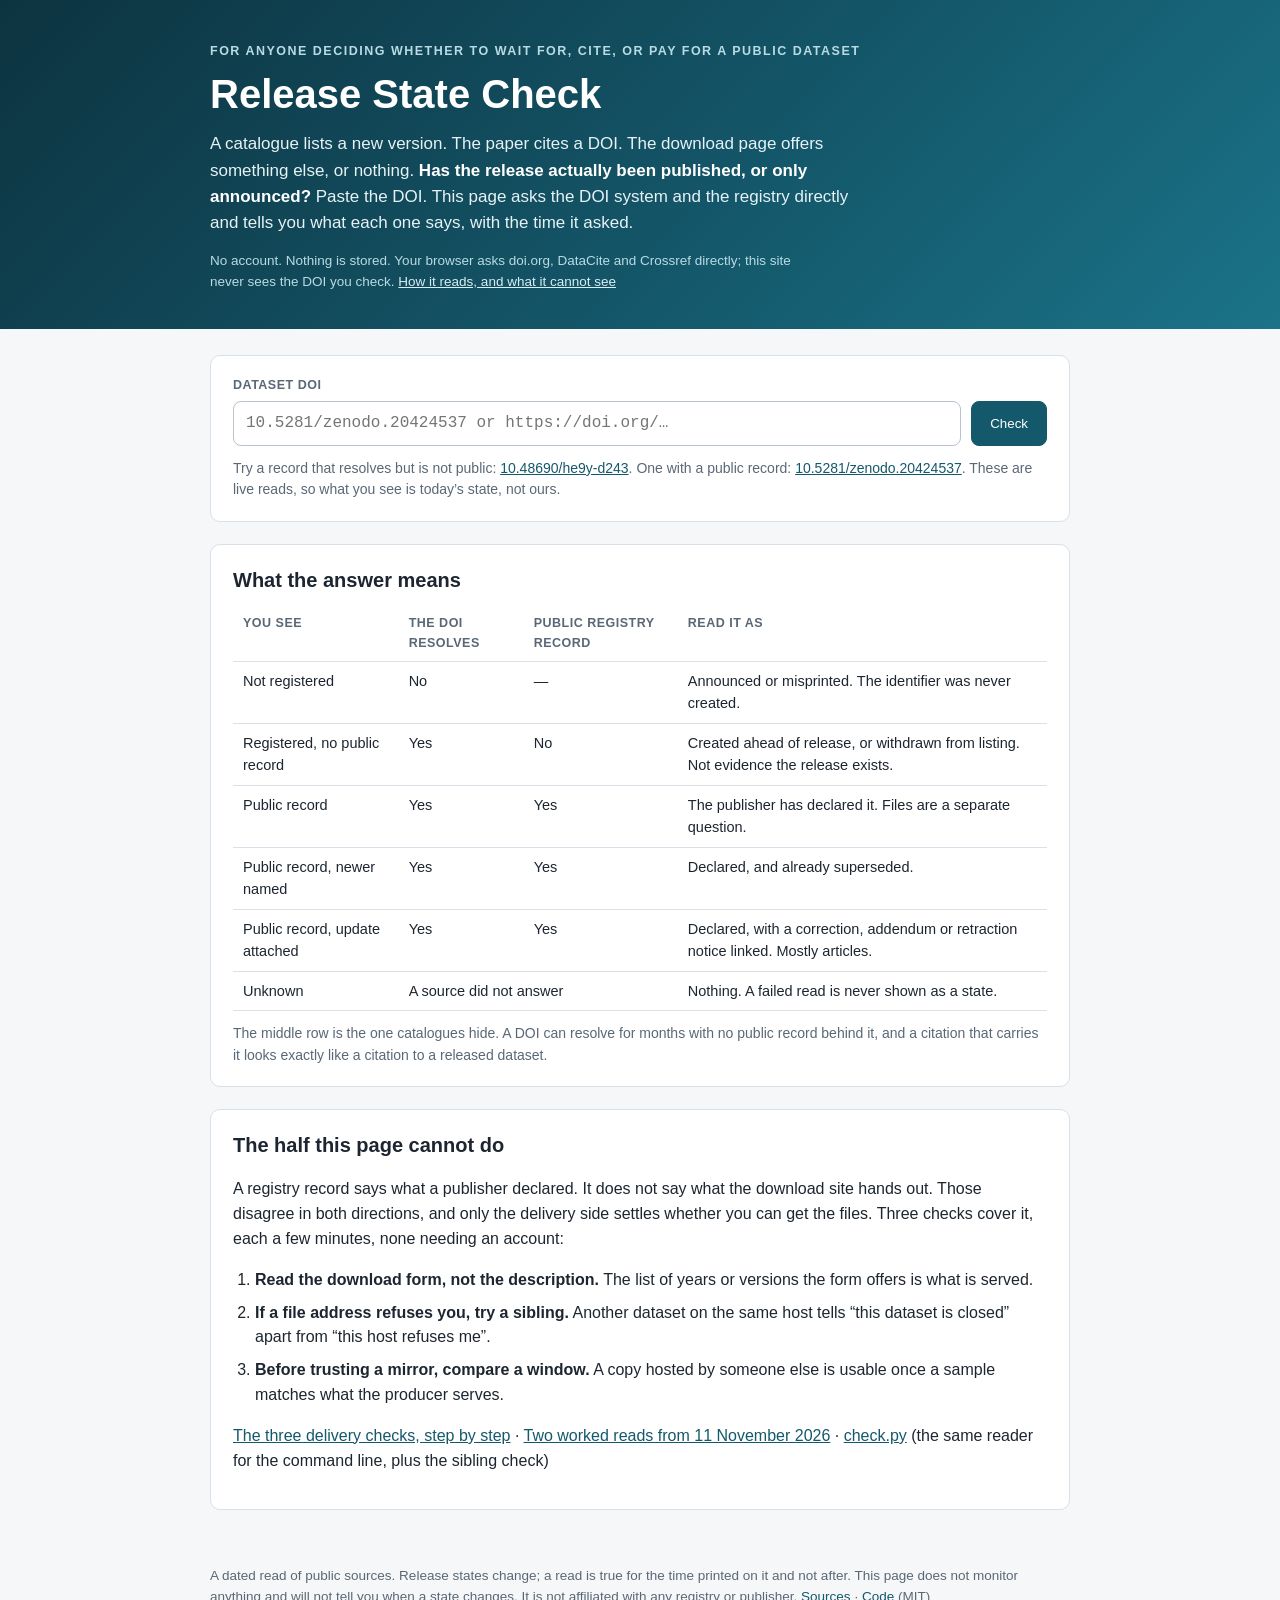
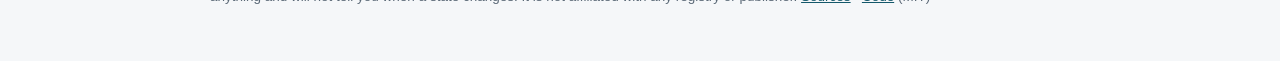
<file: index.html>
<!DOCTYPE html>
<html lang="en">
<head>
<meta charset="utf-8">
<meta name="viewport" content="width=device-width, initial-scale=1">
<title>Release State Check — Does the Dataset Behind This DOI Have a Public Record?</title>
<meta name="description" content="Paste a dataset DOI. See whether it resolves, whether its registry has a public record for it, which version the record names, and whether a newer record exists — read live from doi.org, DataCite and Crossref, with the time of the read.">
<link rel="stylesheet" href="style.css">
</head>
<body>
<a class="skip" href="#result">Skip to result</a>
<header class="masthead">
  <div class="wrap">
    <p class="eyebrow">For anyone deciding whether to wait for, cite, or pay for a public dataset</p>
    <h1>Release State Check</h1>
    <p class="lede">A catalogue lists a new version. The paper cites a DOI. The download page offers something else, or nothing. <strong>Has the release actually been published, or only announced?</strong> Paste the DOI. This page asks the DOI system and the registry directly and tells you what each one says, with the time it asked.</p>
    <p class="privacy">No account. Nothing is stored. Your browser asks doi.org, DataCite and Crossref directly; this site never sees the DOI you check. <a href="method.html">How it reads, and what it cannot see</a></p>
  </div>
</header>

<main class="wrap">
  <form id="form" class="card ask" autocomplete="off">
    <label class="label-text" for="doi">Dataset DOI</label>
    <div class="ask-row">
      <input id="doi" name="doi" type="text" inputmode="url" spellcheck="false" placeholder="10.5281/zenodo.20424537 or https://doi.org/…" required>
      <button type="submit" class="btn primary" id="btnCheck">Check</button>
    </div>
    <p class="hint">Try a record that resolves but is not public:
      <a href="?doi=10.48690%2Fhe9y-d243">10.48690/he9y-d243</a>.
      One with a public record: <a href="?doi=10.5281%2Fzenodo.20424537">10.5281/zenodo.20424537</a>.
      These are live reads, so what you see is today’s state, not ours.</p>
  </form>

  <section id="result" class="result" aria-live="polite" hidden></section>

  <section class="card">
    <h2>What the answer means</h2>
    <table class="states">
      <thead><tr><th>You see</th><th>The DOI resolves</th><th>Public registry record</th><th>Read it as</th></tr></thead>
      <tbody>
        <tr><td>Not registered</td><td data-label="Resolves">No</td><td data-label="Public record">—</td><td data-label="Read it as">Announced or misprinted. The identifier was never created.</td></tr>
        <tr><td>Registered, no public record</td><td data-label="Resolves">Yes</td><td data-label="Public record">No</td><td data-label="Read it as">Created ahead of release, or withdrawn from listing. Not evidence the release exists.</td></tr>
        <tr><td>Public record</td><td data-label="Resolves">Yes</td><td data-label="Public record">Yes</td><td data-label="Read it as">The publisher has declared it. Files are a separate question.</td></tr>
        <tr><td>Public record, newer named</td><td data-label="Resolves">Yes</td><td data-label="Public record">Yes</td><td data-label="Read it as">Declared, and already superseded.</td></tr>
        <tr><td>Public record, update attached</td><td data-label="Resolves">Yes</td><td data-label="Public record">Yes</td><td data-label="Read it as">Declared, with a correction, addendum or retraction notice linked. Mostly articles.</td></tr>
        <tr><td>Unknown</td><td colspan="2">A source did not answer</td><td data-label="Read it as">Nothing. A failed read is never shown as a state.</td></tr>
      </tbody>
    </table>
    <p class="hint">The middle row is the one catalogues hide. A DOI can resolve for months with no public record behind it, and a citation that carries it looks exactly like a citation to a released dataset.</p>
  </section>

  <section class="card">
    <h2>The half this page cannot do</h2>
    <p>A registry record says what a publisher declared. It does not say what the download site hands out. Those disagree in both directions, and only the delivery side settles whether you can get the files. Three checks cover it, each a few minutes, none needing an account:</p>
    <ol class="steps">
      <li><strong>Read the download form, not the description.</strong> The list of years or versions the form offers is what is served.</li>
      <li><strong>If a file address refuses you, try a sibling.</strong> Another dataset on the same host tells “this dataset is closed” apart from “this host refuses me”.</li>
      <li><strong>Before trusting a mirror, compare a window.</strong> A copy hosted by someone else is usable once a sample matches what the producer serves.</li>
    </ol>
    <p><a href="method.html#delivery">The three delivery checks, step by step</a> · <a href="method.html#reads">Two worked reads from 11 November 2026</a> · <a href="check.py" download>check.py</a> (the same reader for the command line, plus the sibling check)</p>
  </section>
</main>

<footer class="wrap foot">
  <p>A dated read of public sources. Release states change; a read is true for the time printed on it and not after. This page does not monitor anything and will not tell you when a state changes. It is not affiliated with any registry or publisher. <a href="method.html#sources">Sources</a> · <a href="https://github.com/GreatTombProductions/release-state-check">Code</a> (MIT)</p>
</footer>
<script src="core.js"></script>
<script src="app.js"></script>
</body>
</html>
</file>
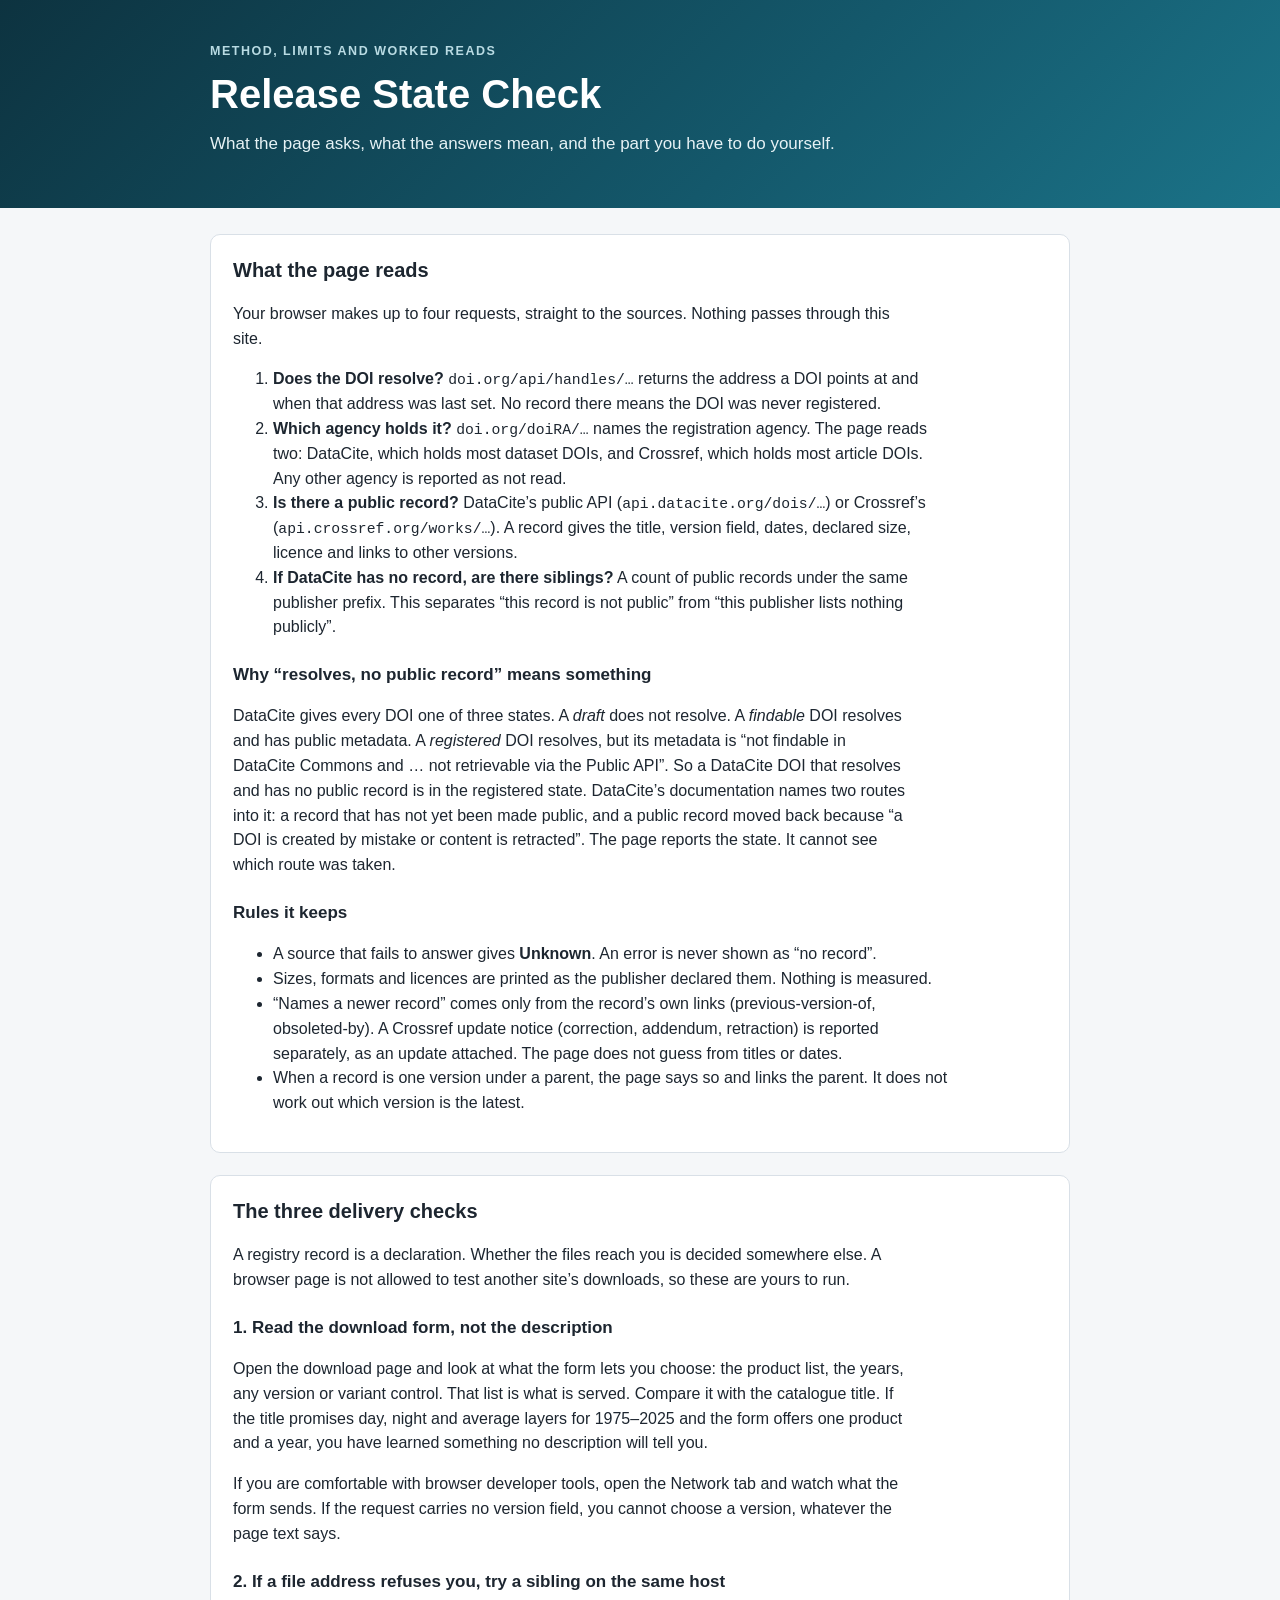
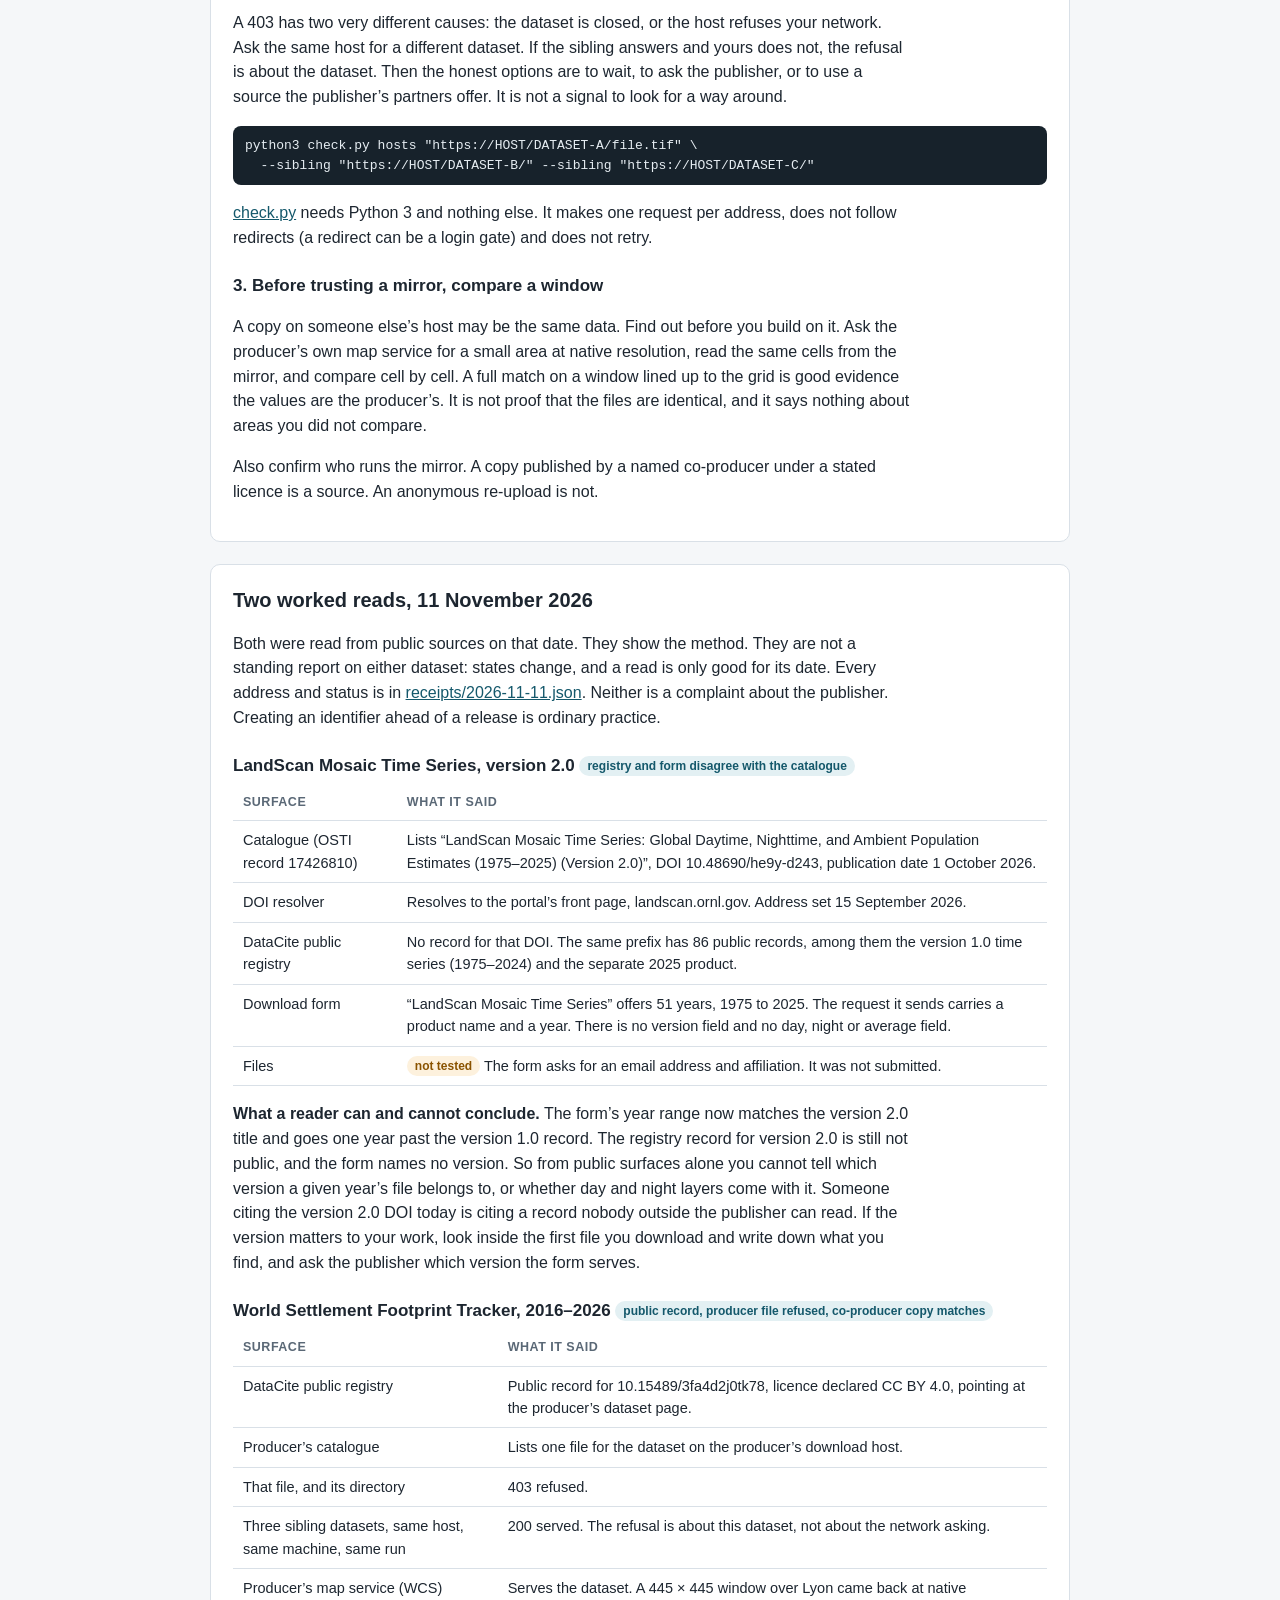
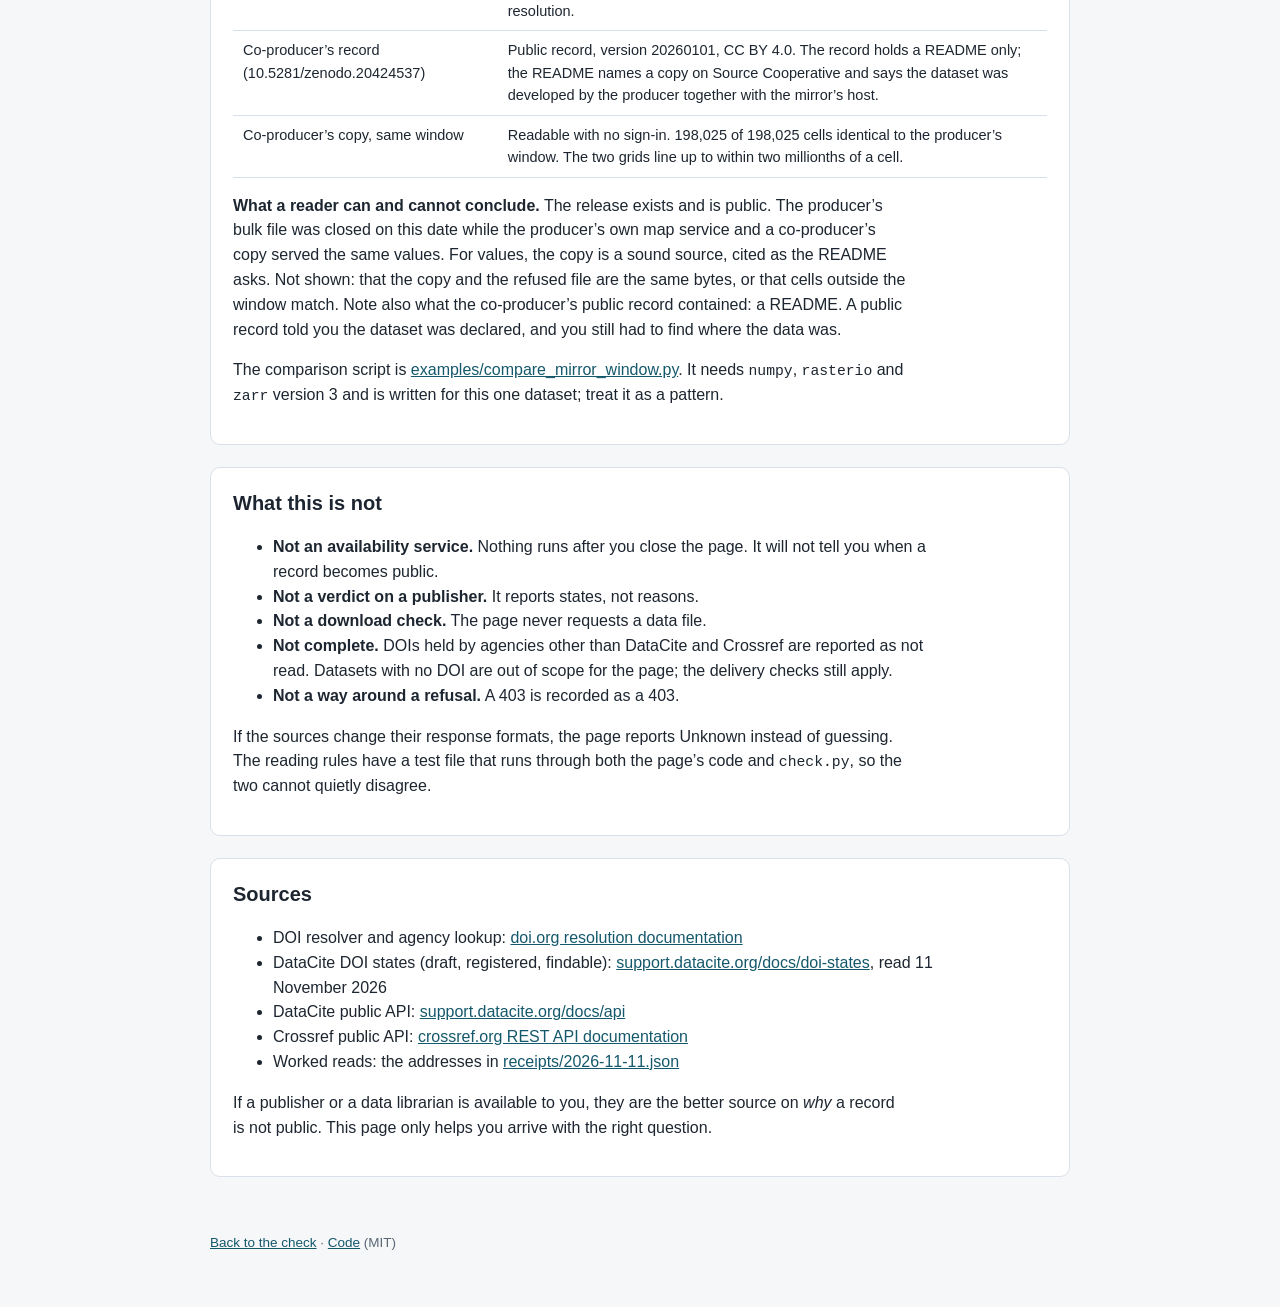
<file: method.html>
<!DOCTYPE html>
<html lang="en">
<head>
<meta charset="utf-8">
<meta name="viewport" content="width=device-width, initial-scale=1">
<title>How Release State Check reads — method, delivery checks, worked reads</title>
<meta name="description" content="What Release State Check asks of doi.org, DataCite and Crossref, the three delivery-side checks it cannot do for you, and two worked reads dated 11 November 2026.">
<link rel="stylesheet" href="style.css">
</head>
<body>
<header class="masthead">
  <div class="wrap">
    <p class="eyebrow">Method, limits and worked reads</p>
    <h1><a href="./">Release State Check</a></h1>
    <p class="lede">What the page asks, what the answers mean, and the part you have to do yourself.</p>
  </div>
</header>

<main class="wrap doc">
  <section class="card">
    <h2>What the page reads</h2>
    <p>Your browser makes up to four requests, straight to the sources. Nothing passes through this site.</p>
    <ol>
      <li><strong>Does the DOI resolve?</strong> <code>doi.org/api/handles/…</code> returns the address a DOI points at and when that address was last set. No record there means the DOI was never registered.</li>
      <li><strong>Which agency holds it?</strong> <code>doi.org/doiRA/…</code> names the registration agency. The page reads two: DataCite, which holds most dataset DOIs, and Crossref, which holds most article DOIs. Any other agency is reported as not read.</li>
      <li><strong>Is there a public record?</strong> DataCite’s public API (<code>api.datacite.org/dois/…</code>) or Crossref’s (<code>api.crossref.org/works/…</code>). A record gives the title, version field, dates, declared size, licence and links to other versions.</li>
      <li><strong>If DataCite has no record, are there siblings?</strong> A count of public records under the same publisher prefix. This separates “this record is not public” from “this publisher lists nothing publicly”.</li>
    </ol>
    <h3>Why “resolves, no public record” means something</h3>
    <p>DataCite gives every DOI one of three states. A <em>draft</em> does not resolve. A <em>findable</em> DOI resolves and has public metadata. A <em>registered</em> DOI resolves, but its metadata is “not findable in DataCite Commons and … not retrievable via the Public API”. So a DataCite DOI that resolves and has no public record is in the registered state. DataCite’s documentation names two routes into it: a record that has not yet been made public, and a public record moved back because “a DOI is created by mistake or content is retracted”. The page reports the state. It cannot see which route was taken.</p>
    <h3>Rules it keeps</h3>
    <ul>
      <li>A source that fails to answer gives <strong>Unknown</strong>. An error is never shown as “no record”.</li>
      <li>Sizes, formats and licences are printed as the publisher declared them. Nothing is measured.</li>
      <li>“Names a newer record” comes only from the record’s own links (previous-version-of, obsoleted-by). A Crossref update notice (correction, addendum, retraction) is reported separately, as an update attached. The page does not guess from titles or dates.</li>
      <li>When a record is one version under a parent, the page says so and links the parent. It does not work out which version is the latest.</li>
    </ul>
  </section>

  <section class="card" id="delivery">
    <h2>The three delivery checks</h2>
    <p>A registry record is a declaration. Whether the files reach you is decided somewhere else. A browser page is not allowed to test another site’s downloads, so these are yours to run.</p>

    <h3>1. Read the download form, not the description</h3>
    <p>Open the download page and look at what the form lets you choose: the product list, the years, any version or variant control. That list is what is served. Compare it with the catalogue title. If the title promises day, night and average layers for 1975–2025 and the form offers one product and a year, you have learned something no description will tell you.</p>
    <p>If you are comfortable with browser developer tools, open the Network tab and watch what the form sends. If the request carries no version field, you cannot choose a version, whatever the page text says.</p>

    <h3>2. If a file address refuses you, try a sibling on the same host</h3>
    <p>A 403 has two very different causes: the dataset is closed, or the host refuses your network. Ask the same host for a different dataset. If the sibling answers and yours does not, the refusal is about the dataset. Then the honest options are to wait, to ask the publisher, or to use a source the publisher’s partners offer. It is not a signal to look for a way around.</p>
    <pre>python3 check.py hosts "https://HOST/DATASET-A/file.tif" \
  --sibling "https://HOST/DATASET-B/" --sibling "https://HOST/DATASET-C/"</pre>
    <p><a href="check.py" download>check.py</a> needs Python 3 and nothing else. It makes one request per address, does not follow redirects (a redirect can be a login gate) and does not retry.</p>

    <h3>3. Before trusting a mirror, compare a window</h3>
    <p>A copy on someone else’s host may be the same data. Find out before you build on it. Ask the producer’s own map service for a small area at native resolution, read the same cells from the mirror, and compare cell by cell. A full match on a window lined up to the grid is good evidence the values are the producer’s. It is not proof that the files are identical, and it says nothing about areas you did not compare.</p>
    <p>Also confirm who runs the mirror. A copy published by a named co-producer under a stated licence is a source. An anonymous re-upload is not.</p>
  </section>

  <section class="card" id="reads">
    <h2>Two worked reads, 11 November 2026</h2>
    <p>Both were read from public sources on that date. They show the method. They are not a standing report on either dataset: states change, and a read is only good for its date. Every address and status is in <a href="receipts/2026-11-11.json">receipts/2026-11-11.json</a>. Neither is a complaint about the publisher. Creating an identifier ahead of a release is ordinary practice.</p>

    <h3>LandScan Mosaic Time Series, version 2.0 <span class="tag">registry and form disagree with the catalogue</span></h3>
    <div class="scroll"><table>
      <thead><tr><th>Surface</th><th>What it said</th></tr></thead>
      <tbody>
        <tr><td>Catalogue (OSTI record 17426810)</td><td>Lists “LandScan Mosaic Time Series: Global Daytime, Nighttime, and Ambient Population Estimates (1975–2025) (Version 2.0)”, DOI 10.48690/he9y-d243, publication date 1 October 2026.</td></tr>
        <tr><td>DOI resolver</td><td>Resolves to the portal’s front page, landscan.ornl.gov. Address set 15 September 2026.</td></tr>
        <tr><td>DataCite public registry</td><td>No record for that DOI. The same prefix has 86 public records, among them the version 1.0 time series (1975–2024) and the separate 2025 product.</td></tr>
        <tr><td>Download form</td><td>“LandScan Mosaic Time Series” offers 51 years, 1975 to 2025. The request it sends carries a product name and a year. There is no version field and no day, night or average field.</td></tr>
        <tr><td>Files</td><td><span class="tag gap">not tested</span> The form asks for an email address and affiliation. It was not submitted.</td></tr>
      </tbody>
    </table></div>
    <p><strong>What a reader can and cannot conclude.</strong> The form’s year range now matches the version 2.0 title and goes one year past the version 1.0 record. The registry record for version 2.0 is still not public, and the form names no version. So from public surfaces alone you cannot tell which version a given year’s file belongs to, or whether day and night layers come with it. Someone citing the version 2.0 DOI today is citing a record nobody outside the publisher can read. If the version matters to your work, look inside the first file you download and write down what you find, and ask the publisher which version the form serves.</p>

    <h3>World Settlement Footprint Tracker, 2016–2026 <span class="tag">public record, producer file refused, co-producer copy matches</span></h3>
    <div class="scroll"><table>
      <thead><tr><th>Surface</th><th>What it said</th></tr></thead>
      <tbody>
        <tr><td>DataCite public registry</td><td>Public record for 10.15489/3fa4d2j0tk78, licence declared CC BY 4.0, pointing at the producer’s dataset page.</td></tr>
        <tr><td>Producer’s catalogue</td><td>Lists one file for the dataset on the producer’s download host.</td></tr>
        <tr><td>That file, and its directory</td><td>403 refused.</td></tr>
        <tr><td>Three sibling datasets, same host, same machine, same run</td><td>200 served. The refusal is about this dataset, not about the network asking.</td></tr>
        <tr><td>Producer’s map service (WCS)</td><td>Serves the dataset. A 445 × 445 window over Lyon came back at native resolution.</td></tr>
        <tr><td>Co-producer’s record (10.5281/zenodo.20424537)</td><td>Public record, version 20260101, CC BY 4.0. The record holds a README only; the README names a copy on Source Cooperative and says the dataset was developed by the producer together with the mirror’s host.</td></tr>
        <tr><td>Co-producer’s copy, same window</td><td>Readable with no sign-in. 198,025 of 198,025 cells identical to the producer’s window. The two grids line up to within two millionths of a cell.</td></tr>
      </tbody>
    </table></div>
    <p><strong>What a reader can and cannot conclude.</strong> The release exists and is public. The producer’s bulk file was closed on this date while the producer’s own map service and a co-producer’s copy served the same values. For values, the copy is a sound source, cited as the README asks. Not shown: that the copy and the refused file are the same bytes, or that cells outside the window match. Note also what the co-producer’s public record contained: a README. A public record told you the dataset was declared, and you still had to find where the data was.</p>
    <p>The comparison script is <a href="examples/compare_mirror_window.py">examples/compare_mirror_window.py</a>. It needs <code>numpy</code>, <code>rasterio</code> and <code>zarr</code> version 3 and is written for this one dataset; treat it as a pattern.</p>
  </section>

  <section class="card" id="limits">
    <h2>What this is not</h2>
    <ul>
      <li><strong>Not an availability service.</strong> Nothing runs after you close the page. It will not tell you when a record becomes public.</li>
      <li><strong>Not a verdict on a publisher.</strong> It reports states, not reasons.</li>
      <li><strong>Not a download check.</strong> The page never requests a data file.</li>
      <li><strong>Not complete.</strong> DOIs held by agencies other than DataCite and Crossref are reported as not read. Datasets with no DOI are out of scope for the page; the delivery checks still apply.</li>
      <li><strong>Not a way around a refusal.</strong> A 403 is recorded as a 403.</li>
    </ul>
    <p>If the sources change their response formats, the page reports Unknown instead of guessing. The reading rules have a test file that runs through both the page’s code and <code>check.py</code>, so the two cannot quietly disagree.</p>
  </section>

  <section class="card" id="sources">
    <h2>Sources</h2>
    <ul>
      <li>DOI resolver and agency lookup: <a href="https://www.doi.org/the-identifier/resources/factsheets/doi-resolution-documentation">doi.org resolution documentation</a></li>
      <li>DataCite DOI states (draft, registered, findable): <a href="https://support.datacite.org/docs/doi-states">support.datacite.org/docs/doi-states</a>, read 11 November 2026</li>
      <li>DataCite public API: <a href="https://support.datacite.org/docs/api">support.datacite.org/docs/api</a></li>
      <li>Crossref public API: <a href="https://www.crossref.org/documentation/retrieve-metadata/rest-api/">crossref.org REST API documentation</a></li>
      <li>Worked reads: the addresses in <a href="receipts/2026-11-11.json">receipts/2026-11-11.json</a></li>
    </ul>
    <p>If a publisher or a data librarian is available to you, they are the better source on <em>why</em> a record is not public. This page only helps you arrive with the right question.</p>
  </section>
</main>
<footer class="wrap foot"><p><a href="./">Back to the check</a> · <a href="https://github.com/GreatTombProductions/release-state-check">Code</a> (MIT)</p></footer>
</body>
</html>
</file>
<file: style.css>
/* Release State Check — single stylesheet. */
:root {
  --ink: #1d2630; --muted: #5a6876; --line: #d9e0e7; --bg: #f5f7f9; --card: #fff;
  --accent: #14586b; --accent-soft: #e3f0f3;
  --good: #1e6f43; --good-soft: #e4f2ea; --warn: #8a5300; --warn-soft: #fdf1dd;
  --bad: #a12929; --bad-soft: #fbeaea; --radius: 10px;
}
* { box-sizing: border-box; }
body { margin: 0; font: 16px/1.55 -apple-system, BlinkMacSystemFont, "Segoe UI", Roboto, Helvetica, Arial, sans-serif; color: var(--ink); background: var(--bg); }
a { color: var(--accent); }
.skip { position: absolute; left: -999px; top: 0; background: var(--accent); color: #fff; padding: 8px 14px; z-index: 5; }
.skip:focus { left: 0; }
.wrap { max-width: 900px; margin: 0 auto; padding: 0 20px; }
.masthead { background: linear-gradient(135deg, #0d3340 0%, var(--accent) 60%, #1b7388 100%); color: #fff; padding: 42px 0 36px; }
.masthead a { color: #d9eef3; }
.eyebrow { text-transform: uppercase; letter-spacing: .12em; font-size: 12.5px; margin: 0 0 10px; color: #b9dbe3; font-weight: 600; }
.masthead h1 { margin: 0 0 14px; font-size: clamp(28px, 4.4vw, 40px); line-height: 1.15; }
.masthead h1 a { color: #fff; text-decoration: none; }
.lede { max-width: 70ch; margin: 0 0 14px; font-size: 17px; color: #e6f2f5; }
.lede strong { color: #fff; }
.privacy { margin: 0; font-size: 13.5px; color: #b9dbe3; max-width: 78ch; }
main.wrap { padding-top: 26px; padding-bottom: 20px; }
.card, .result { background: var(--card); border: 1px solid var(--line); border-radius: var(--radius); padding: 20px 22px; margin-bottom: 22px; }
.card h2 { margin: 0 0 10px; font-size: 20px; }
.label-text { display: block; font-size: 12.5px; font-weight: 600; color: var(--muted); text-transform: uppercase; letter-spacing: .04em; margin-bottom: 6px; }
.ask-row { display: flex; gap: 10px; flex-wrap: wrap; }
.ask-row input { flex: 1 1 260px; min-width: 0; font: 16px/1.3 ui-monospace, SFMono-Regular, Menlo, Consolas, monospace; padding: 11px 12px; border: 1px solid #b8c3ce; border-radius: 8px; }
.ask-row input:focus { outline: 2px solid var(--accent); outline-offset: 1px; }
.btn { font: 600 15px/1 inherit; padding: 12px 18px; border-radius: 8px; cursor: pointer; border: 1px solid var(--line); background: var(--card); color: var(--ink); }
.btn.primary { background: var(--accent); border-color: var(--accent); color: #fff; }
.btn:hover { filter: brightness(1.06); }
.hint { color: var(--muted); font-size: 14px; margin: 12px 0 0; }
.small { font-size: 14px; color: var(--muted); margin-bottom: 6px; }

.result { border-left-width: 6px; }
.result.tone-good { border-left-color: var(--good); }
.result.tone-warn { border-left-color: var(--warn); }
.result.tone-bad { border-left-color: var(--bad); }
.result.tone-neutral { border-left-color: #8593a1; }
.result h2 { margin: 2px 0 8px; font-size: 23px; line-height: 1.25; }
.tone-good h2 { color: var(--good); } .tone-warn h2 { color: var(--warn); } .tone-bad h2 { color: var(--bad); }
.result h3 { margin: 20px 0 6px; font-size: 16px; }
.meta { margin: 0; font-size: 13.5px; color: var(--muted); font-variant-numeric: tabular-nums; overflow-wrap: anywhere; }
.verdict-body { margin: 0 0 10px; max-width: 72ch; }
.facts { display: grid; grid-template-columns: minmax(130px, 210px) 1fr; gap: 6px 16px; margin: 16px 0 0; padding: 14px 0 0; border-top: 1px solid var(--line); }
.facts dt { color: var(--muted); font-size: 14px; }
.facts dd { margin: 0; overflow-wrap: anywhere; }
.findings { margin: 0; padding-left: 20px; }
.findings li { margin-bottom: 8px; overflow-wrap: anywhere; }
.limits { margin-top: 20px; padding: 14px 16px; background: var(--accent-soft); border-radius: 8px; }
.limits h3 { margin-top: 0; }
.limits p { margin: 0 0 10px; max-width: 74ch; }
.cmd, pre { background: #17222b; color: #e6edf2; padding: 10px 12px; border-radius: 8px; font: 13px/1.5 ui-monospace, SFMono-Regular, Menlo, Consolas, monospace; white-space: pre-wrap; overflow-wrap: anywhere; margin: 0 0 10px; }
.actions { margin-top: 16px; }
[hidden] { display: none !important; }
.actions textarea { display: block; width: 100%; margin-top: 10px; font: 13px/1.45 ui-monospace, SFMono-Regular, Menlo, Consolas, monospace; padding: 10px; border: 1px solid var(--line); border-radius: 8px; }

table { border-collapse: collapse; width: 100%; font-size: 14.5px; }
th, td { text-align: left; vertical-align: top; padding: 8px 10px; border-bottom: 1px solid var(--line); }
th { font-size: 12.5px; text-transform: uppercase; letter-spacing: .04em; color: var(--muted); }
.steps { padding-left: 22px; } .steps li { margin-bottom: 8px; }
.foot { color: var(--muted); font-size: 13.5px; padding-bottom: 40px; }
.doc h2 { margin-top: 0; } .doc h3 { margin: 22px 0 6px; font-size: 17px; }
.doc p, .doc li { max-width: 76ch; }
.tag { display: inline-block; font-size: 12px; font-weight: 600; padding: 1px 8px; border-radius: 999px; background: var(--accent-soft); color: var(--accent); vertical-align: 1px; }
.tag.gap { background: var(--warn-soft); color: var(--warn); }
.scroll { overflow-x: auto; }
code { overflow-wrap: anywhere; font-size: .92em; }
.doc h1, .doc h2, .doc h3 { overflow-wrap: anywhere; }

@media (max-width: 640px) {
  .card, .result { padding: 16px; }
  .facts { grid-template-columns: 1fr; gap: 0; }
  .facts dt { margin-top: 10px; }
  .states thead { display: none; }
  .states tr { display: block; padding: 10px 0; border-bottom: 1px solid var(--line); }
  .states td { display: block; border: 0; padding: 2px 0; }
  .states td:first-child { font-weight: 600; }
  .states td[data-label]::before { content: attr(data-label) ": "; color: var(--muted); }
}
@media print {
  .masthead { background: none; color: #000; padding: 10px 0; }
  .masthead a, .eyebrow, .lede, .privacy { color: #000; }
  .ask, .actions, .foot a { display: none; }
  body { background: #fff; }
}
</file>
